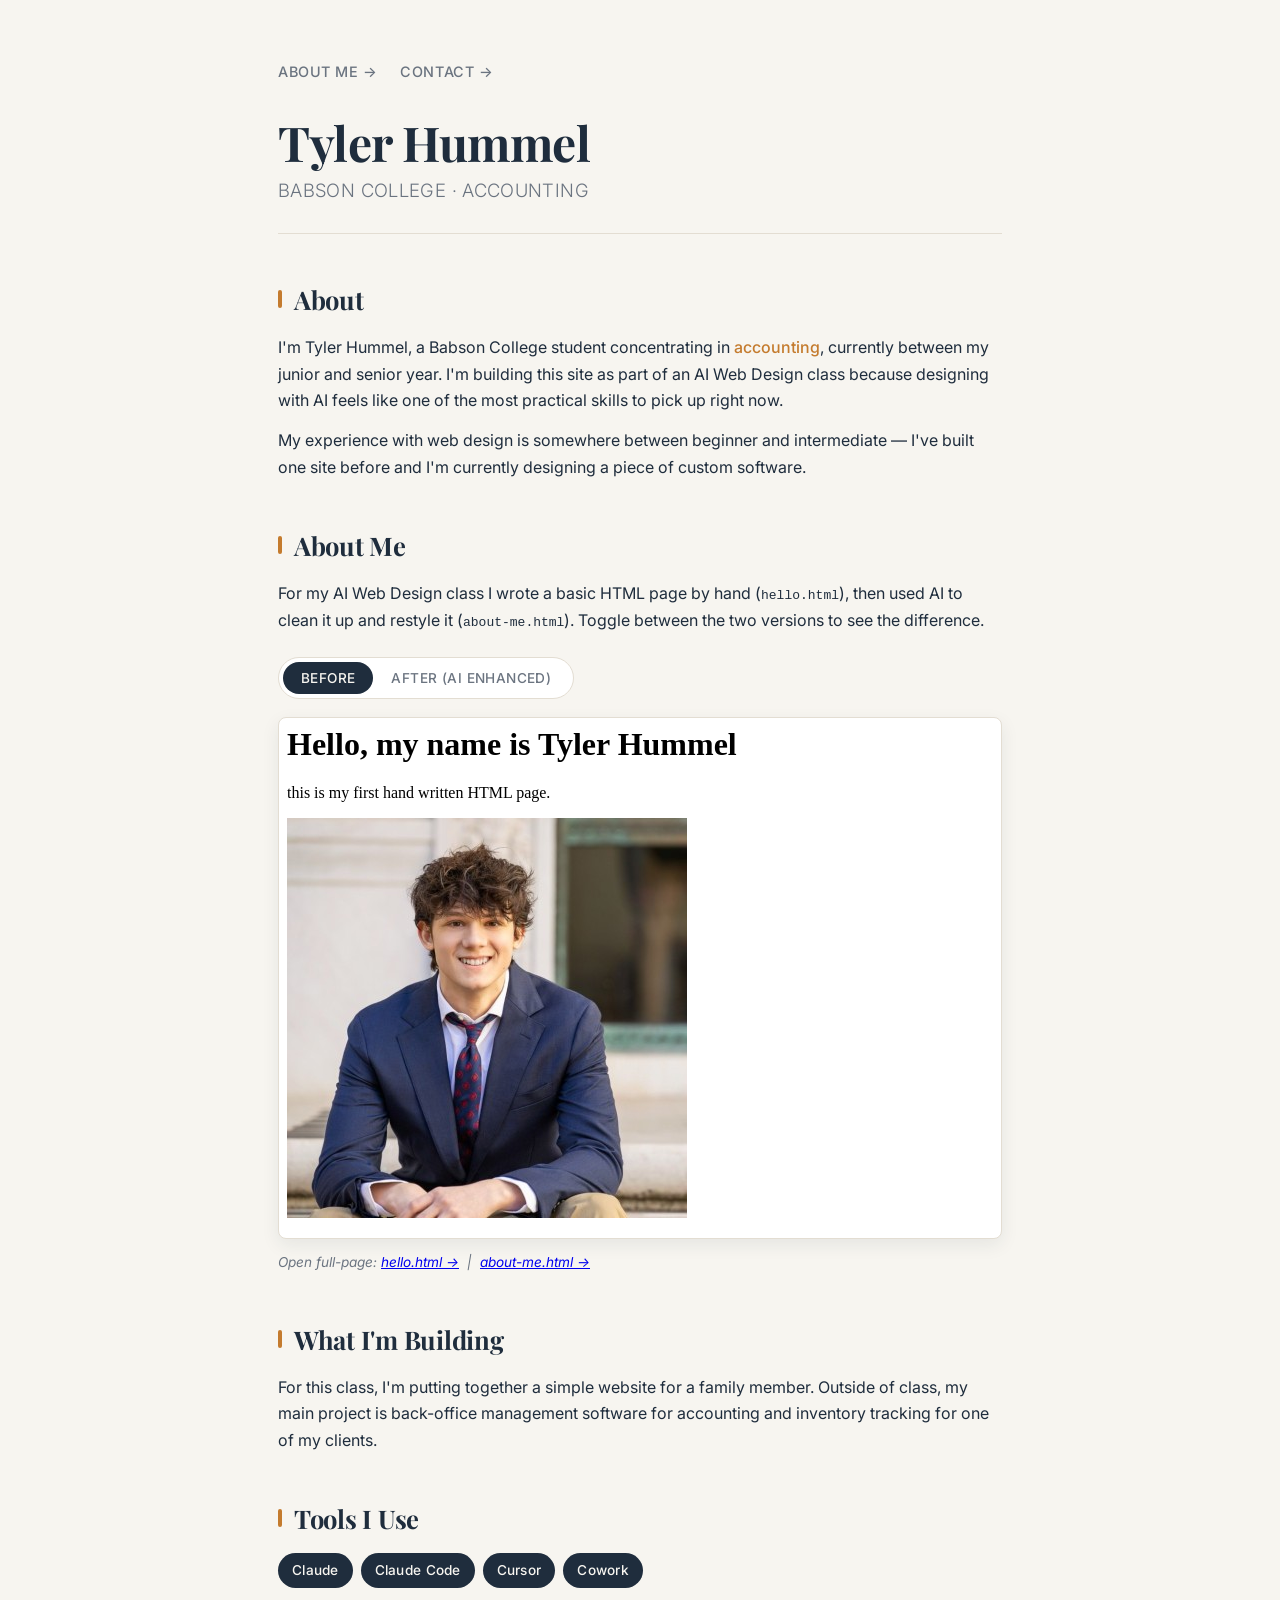
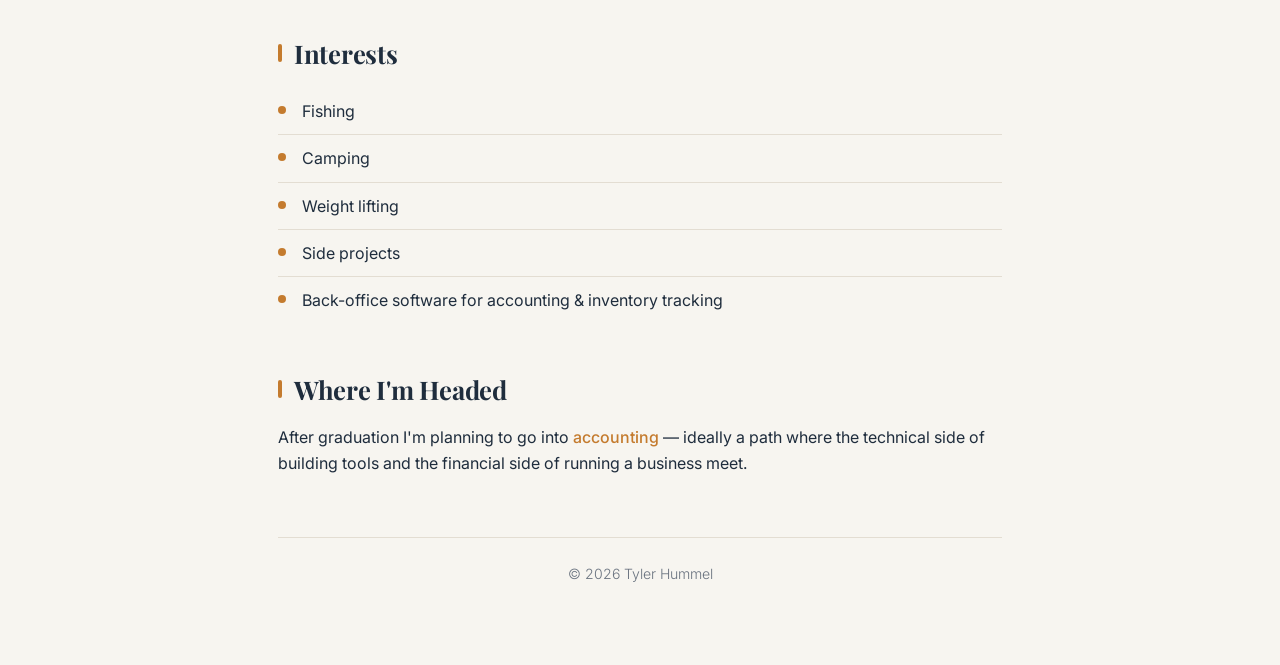
<file: index.html>
<!DOCTYPE html>
<html lang="en">
<head>
    <meta charset="UTF-8">
    <meta name="viewport" content="width=device-width, initial-scale=1.0">
    <title>Tyler Hummel</title>
    <link rel="preconnect" href="https://fonts.googleapis.com">
    <link rel="preconnect" href="https://fonts.gstatic.com" crossorigin>
    <link href="https://fonts.googleapis.com/css2?family=Playfair+Display:wght@600;700&family=Inter:wght@300;400;500;600&display=swap" rel="stylesheet">
    <style>
        /* 60/30/10 palette
           60% â€" warm off-white background (#f7f5f0)
           30% â€" deep navy text & secondary surfaces (#1f2d3d)
           10% â€" warm amber accent (#c47b2e)
        */
        :root {
            --bg: #f7f5f0;
            --ink: #1f2d3d;
            --accent: #c47b2e;
            --muted: #6b7480;
            --line: #e3ddd2;
        }

        * { box-sizing: border-box; }

        body {
            font-family: 'Inter', -apple-system, BlinkMacSystemFont, sans-serif;
            font-weight: 400;
            background-color: var(--bg);
            color: var(--ink);
            line-height: 1.65;
            margin: 0;
            padding: 0;
        }

        .container {
            max-width: 780px;
            margin: 0 auto;
            padding: 60px 28px 80px;
        }

        header {
            border-bottom: 1px solid var(--line);
            padding-bottom: 28px;
            margin-bottom: 40px;
        }

        h1, h2 {
            font-family: 'Playfair Display', Georgia, serif;
            font-weight: 700;
            color: var(--ink);
            letter-spacing: -0.01em;
        }

        h1 {
            font-size: 3em;
            margin: 0 0 6px 0;
            line-height: 1.1;
        }

        h2 {
            font-size: 1.6em;
            margin: 44px 0 14px 0;
            position: relative;
            padding-left: 16px;
        }

        h2::before {
            content: "";
            position: absolute;
            left: 0;
            top: 12px;
            bottom: 12px;
            width: 4px;
            background-color: var(--accent);
            border-radius: 2px;
        }

        .subtitle {
            font-family: 'Inter', sans-serif;
            font-weight: 300;
            color: var(--muted);
            font-size: 1.15em;
            letter-spacing: 0.02em;
            text-transform: uppercase;
            margin: 0;
        }

        p {
            margin: 0 0 14px 0;
        }

        ul {
            list-style: none;
            padding: 0;
            margin: 0;
        }

        ul li {
            padding: 10px 0 10px 24px;
            border-bottom: 1px solid var(--line);
            position: relative;
        }

        ul li::before {
            content: "";
            position: absolute;
            left: 0;
            top: 18px;
            width: 8px;
            height: 8px;
            background-color: var(--accent);
            border-radius: 50%;
        }

        ul li:last-child {
            border-bottom: none;
        }

        nav {
            margin-bottom: 32px;
            font-size: 0.9em;
            letter-spacing: 0.04em;
            text-transform: uppercase;
        }

        nav a {
            color: var(--muted);
            text-decoration: none;
            font-weight: 500;
            transition: color 0.15s ease;
        }

        nav a:hover {
            color: var(--accent);
        }

        nav a + a {
            margin-left: 18px;
        }

        /* Before / After demo */
        .demo-intro {
            margin-bottom: 16px;
        }

        .toggle-bar {
            display: inline-flex;
            background-color: #fff;
            border: 1px solid var(--line);
            border-radius: 999px;
            padding: 4px;
            margin: 8px 0 18px 0;
        }

        .toggle-btn {
            font-family: 'Inter', sans-serif;
            font-size: 0.85em;
            font-weight: 500;
            letter-spacing: 0.03em;
            text-transform: uppercase;
            color: var(--muted);
            background: transparent;
            border: none;
            padding: 8px 18px;
            border-radius: 999px;
            cursor: pointer;
            transition: all 0.15s ease;
        }

        .toggle-btn:hover {
            color: var(--ink);
        }

        .toggle-btn.active {
            background-color: var(--ink);
            color: var(--bg);
        }

        .demo-frame {
            border: 1px solid var(--line);
            border-radius: 8px;
            overflow: hidden;
            background-color: #fff;
            box-shadow: 0 6px 18px rgba(31, 45, 61, 0.08);
        }

        .demo-frame iframe {
            display: block;
            width: 100%;
            height: 520px;
            border: none;
        }

        .demo-caption {
            margin-top: 12px;
            font-size: 0.85em;
            color: var(--muted);
            font-style: italic;
        }

        .accent-text {
            color: var(--accent);
            font-weight: 500;
        }

        .tools {
            display: flex;
            flex-wrap: wrap;
            gap: 8px;
            margin-top: 8px;
        }

        .tag {
            display: inline-block;
            background-color: var(--ink);
            color: var(--bg);
            padding: 6px 14px;
            font-size: 0.85em;
            font-weight: 500;
            border-radius: 999px;
            letter-spacing: 0.02em;
        }

        footer {
            margin-top: 60px;
            padding-top: 24px;
            border-top: 1px solid var(--line);
            color: var(--muted);
            font-size: 0.88em;
            text-align: center;
            font-weight: 300;
        }
    </style>
</head>
<body>
    <div class="container">
        <nav>
            <a href="about-me.html">About me &rarr;</a>
            <a href="contact.html">Contact &rarr;</a>
        </nav>

        <header>
            <h1>Tyler Hummel</h1>
            <p class="subtitle">Babson College &middot; Accounting</p>
        </header>

        <section>
            <h2>About</h2>
            <p>
                I'm Tyler Hummel, a Babson College student concentrating in
                <span class="accent-text">accounting</span>, currently between my junior and senior year.
                I'm building this site as part of an AI Web Design class because designing with AI
                feels like one of the most practical skills to pick up right now.
            </p>
            <p>
                My experience with web design is somewhere between beginner and intermediate &mdash;
                I've built one site before and I'm currently designing a piece of custom software.
            </p>
        </section>

        <section>
            <h2>About Me</h2>
            <p class="demo-intro">
                For my AI Web Design class I wrote a basic HTML page by hand
                (<code>hello.html</code>), then used AI to clean it up and restyle it
                (<code>about-me.html</code>). Toggle between the two versions to see
                the difference.
            </p>

            <div class="toggle-bar" role="tablist">
                <button type="button" class="toggle-btn active" id="btn-before" role="tab" aria-selected="true">Before</button>
                <button type="button" class="toggle-btn" id="btn-after" role="tab" aria-selected="false">After (AI Enhanced)</button>
            </div>

            <div class="demo-frame">
                <iframe id="demo-iframe" title="Before / after preview" src="hello.html"></iframe>
            </div>

            <p class="demo-caption">
                Open full-page: <a href="hello.html">hello.html &rarr;</a> &nbsp;|&nbsp; <a href="about-me.html">about-me.html &rarr;</a>
            </p>
        </section>

        <section>
            <h2>What I'm Building</h2>
            <p>
                For this class, I'm putting together a simple website for a family member.
                Outside of class, my main project is back-office management software for
                accounting and inventory tracking for one of my clients.
            </p>
        </section>

        <section>
            <h2>Tools I Use</h2>
            <div class="tools">
                <span class="tag">Claude</span>
                <span class="tag">Claude Code</span>
                <span class="tag">Cursor</span>
                <span class="tag">Cowork</span>
            </div>
        </section>

        <section>
            <h2>Interests</h2>
            <ul>
                <li>Fishing</li>
                <li>Camping</li>
                <li>Weight lifting</li>
                <li>Side projects</li>
                <li>Back-office software for accounting &amp; inventory tracking</li>
            </ul>
        </section>

        <section>
            <h2>Where I'm Headed</h2>
            <p>
                After graduation I'm planning to go into <span class="accent-text">accounting</span> &mdash;
                ideally a path where the technical side of building tools and the financial side
                of running a business meet.
            </p>
        </section>

        <footer>
            &copy; 2026 Tyler Hummel
        </footer>
    </div>

    <script>
        // Before / After demo toggle
        const beforeBtn = document.getElementById('btn-before');
        const afterBtn = document.getElementById('btn-after');
        const iframe = document.getElementById('demo-iframe');

        function showBefore() {
            iframe.setAttribute('src', 'hello.html');
            beforeBtn.classList.add('active');
            afterBtn.classList.remove('active');
            beforeBtn.setAttribute('aria-selected', 'true');
            afterBtn.setAttribute('aria-selected', 'false');
        }

        function showAfter() {
            iframe.setAttribute('src', 'about-me.html');
            afterBtn.classList.add('active');
            beforeBtn.classList.remove('active');
            afterBtn.setAttribute('aria-selected', 'true');
            beforeBtn.setAttribute('aria-selected', 'false');
        }

        beforeBtn.addEventListener('click', showBefore);
        afterBtn.addEventListener('click', showAfter);

        // Default view on load
        showBefore();
    </script>
</body>
</html>
</file>
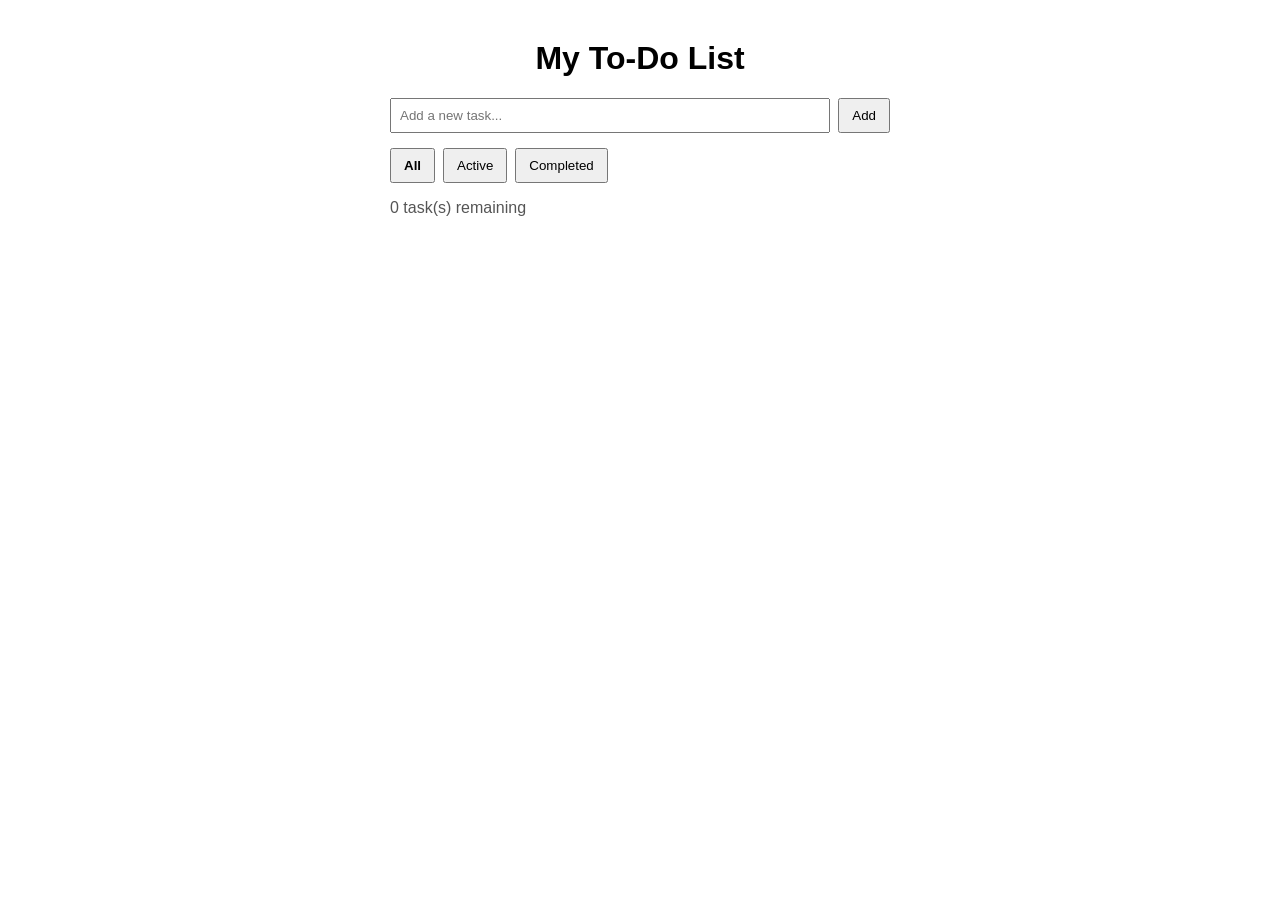
<file: todo/index.html>
<!DOCTYPE html>
<html lang="en">
  <head>
    <meta charset="UTF-8" />
    <meta name="viewport" content="width=device-width, initial-scale=1.0" />
    <title>To-Do List</title>
    <style>
      body {
        font-family: Arial, sans-serif;
        max-width: 500px;
        margin: 40px auto;
        padding: 0 15px;
      }
      h1 {
        text-align: center;
      }
      form {
        display: flex;
        gap: 8px;
        margin-bottom: 15px;
      }
      #taskInput {
        flex: 1;
        padding: 8px;
        max-width: 100%;
      }
      button {
        padding: 8px 12px;
        cursor: pointer;
      }
      ul {
        list-style: none;
        padding: 0;
      }
      li {
        display: flex;
        align-items: center;
        gap: 8px;
        padding: 8px;
        border-bottom: 1px solid #ddd;
      }
      li.done span {
        text-decoration: line-through;
        color: #888;
      }
      .task-text {
        flex: 1;
      }
      .filters {
        margin: 15px 0;
        display: flex;
        gap: 8px;
      }
      .filters button.active {
        font-weight: bold;
      }
      #count {
        color: #555;
      }
    </style>
  </head>
  <body>
    <h1>My To-Do List</h1>

    <form id="taskForm">
      <input type="text" id="taskInput" placeholder="Add a new task..." />
      <button type="submit">Add</button>
    </form>

    <div class="filters">
      <button data-filter="all" class="active">All</button>
      <button data-filter="active">Active</button>
      <button data-filter="completed">Completed</button>
    </div>

    <ul id="taskList"></ul>

    <p id="count"></p>

    <script src="script.js"></script>
  </body>
</html>
</file>
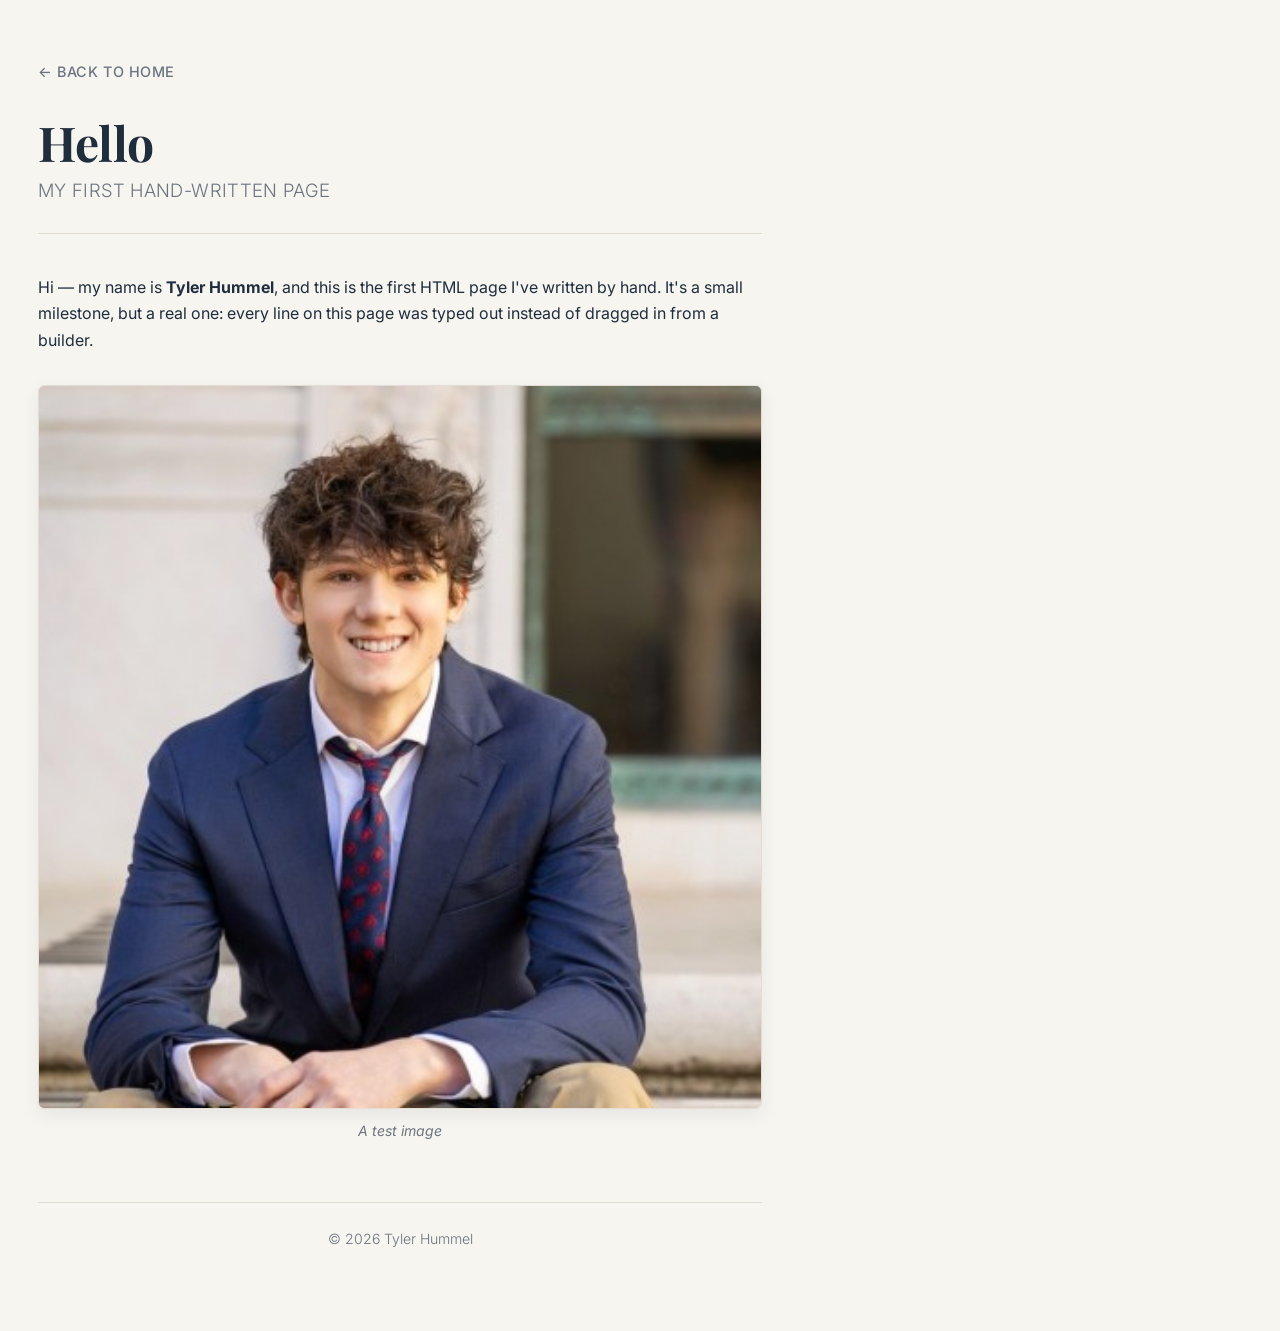
<file: about-me.html>
<!DOCTYPE html>
<html lang="en">
<link rel="stylesheet" href="css/styles.css">
    <meta charset="UTF-8">
    <meta name="viewport" content="width=device-width, initial-scale=1.0">
    <title>Hello &middot; Tyler Hummel</title>
    <link rel="preconnect" href="https://fonts.googleapis.com">
    <link rel="preconnect" href="https://fonts.gstatic.com" crossorigin>
    <link href="https://fonts.googleapis.com/css2?family=Playfair+Display:wght@600;700&family=Inter:wght@300;400;500;600&display=swap" rel="stylesheet">
    <style>
        /* 60/30/10 palette
           60% â€” warm off-white background (#f7f5f0)
           30% â€” deep navy text & secondary surfaces (#1f2d3d)
           10% â€” warm amber accent (#c47b2e)
        */
        :root {
            --bg: #f7f5f0;
            --ink: #1f2d3d;
            --accent: #c47b2e;
            --muted: #6b7480;
            --line: #e3ddd2;
        }

        * { box-sizing: border-box; }

        body {
            font-family: 'Inter', -apple-system, BlinkMacSystemFont, sans-serif;
            font-weight: 400;
            background-color: var(--bg);
            color: var(--ink);
            line-height: 1.65;
            margin: 0;
            padding: 0;
        }

        .container {
            max-width: 780px;
            margin: 0 auto;
            padding: 60px 28px 80px;
        }

        nav {
            margin-bottom: 32px;
            font-size: 0.9em;
            letter-spacing: 0.04em;
            text-transform: uppercase;
        }

        nav a {
            color: var(--muted);
            text-decoration: none;
            font-weight: 500;
            transition: color 0.15s ease;
        }

        nav a:hover {
            color: var(--accent);
        }

        header {
            border-bottom: 1px solid var(--line);
            padding-bottom: 28px;
            margin-bottom: 40px;
        }

        h1, h2 {
            font-family: 'Playfair Display', Georgia, serif;
            font-weight: 700;
            color: var(--ink);
            letter-spacing: -0.01em;
        }

        h1 {
            font-size: 3em;
            margin: 0 0 6px 0;
            line-height: 1.1;
        }

        h2 {
            font-size: 1.6em;
            margin: 44px 0 14px 0;
            position: relative;
            padding-left: 16px;
        }

        h2::before {
            content: "";
            position: absolute;
            left: 0;
            top: 12px;
            bottom: 12px;
            width: 4px;
            background-color: var(--accent);
            border-radius: 2px;
        }

        .subtitle {
            font-family: 'Inter', sans-serif;
            font-weight: 300;
            color: var(--muted);
            font-size: 1.15em;
            letter-spacing: 0.02em;
            text-transform: uppercase;
            margin: 0;
        }

        p {
            margin: 0 0 14px 0;
        }

        .figure {
            margin: 32px 0 8px 0;
        }

        .figure img {
            display: block;
            width: 100%;
            height: auto;
            border-radius: 6px;
            border: 1px solid var(--line);
            box-shadow: 0 6px 18px rgba(31, 45, 61, 0.08);
        }

        .caption {
            margin-top: 10px;
            font-size: 0.88em;
            color: var(--muted);
            font-style: italic;
            text-align: center;
        }

        footer {
            margin-top: 60px;
            padding-top: 24px;
            border-top: 1px solid var(--line);
            color: var(--muted);
            font-size: 0.88em;
            text-align: center;
            font-weight: 300;
        }
    </style>
</head>
<body>
    <div class="container">
        <nav>
            <a href="index.html">&larr; Back to home</a>
        </nav>

        <header>
            <h1>Hello</h1>
            <p class="subtitle">My first hand-written page</p>
        </header>

        <section>
            <p>
                Hi &mdash; my name is <strong>Tyler Hummel</strong>, and this is the first
                HTML page I've written by hand. It's a small milestone, but a real one:
                every line on this page was typed out instead of dragged in from a builder.
            </p>

            <figure class="figure">
                <img src="images/1687278622482.jpg" alt="A test image">
                <figcaption class="caption">A test image</figcaption>
            </figure>
        </section>

        <footer>
            &copy; 2026 Tyler Hummel
        </footer>
    </div>
</body>
</html>
</file>
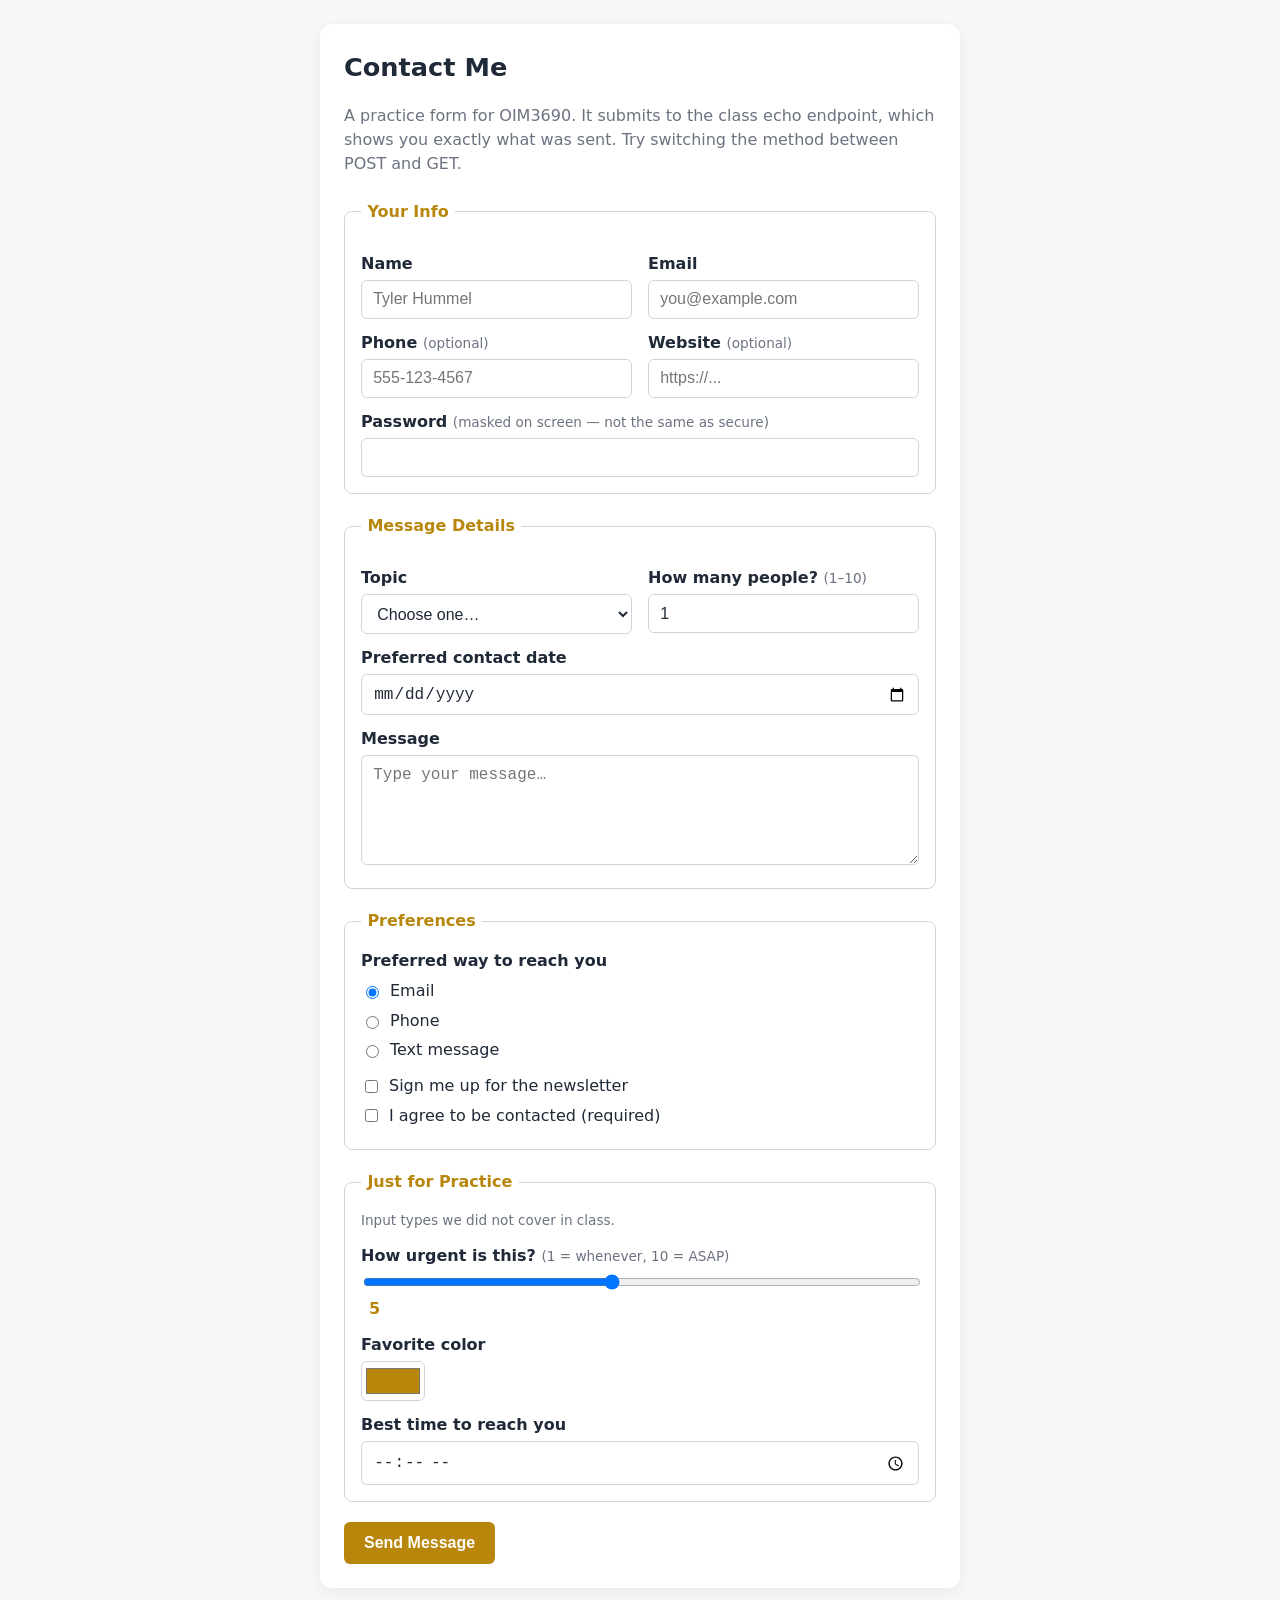
<file: contact.html>
<!DOCTYPE html>
<html lang="en">
<head>
  <meta charset="UTF-8">
  <!-- Responsive: tells the phone to use its real width instead of pretending to be ~980px -->
  <meta name="viewport" content="width=device-width, initial-scale=1.0">
  <title>Contact · OIM3690</title>

  <style>
    /* ---- base / mobile-first ---- */
    :root {
      --accent: #b8860b;      /* Babson-ish amber */
      --bg: #f7f7f5;
      --card: #ffffff;
      --text: #1f2937;
      --muted: #6b7280;
      --border: #d1d5db;
      --focus: #2563eb;
    }

    * { box-sizing: border-box; }

    body {
      margin: 0;
      font-family: system-ui, -apple-system, "Segoe UI", Roboto, sans-serif;
      background: var(--bg);
      color: var(--text);
      line-height: 1.5;
      padding: 1.5rem 1rem;
    }

    .card {
      background: var(--card);
      max-width: 640px;          /* flexible, but never grows forever on a big screen */
      margin: 0 auto;
      padding: 1.5rem;
      border-radius: 12px;
      box-shadow: 0 4px 14px rgba(0,0,0,0.06);
    }

    h1 { margin-top: 0; font-size: 1.6rem; }
    p.intro { color: var(--muted); margin-bottom: 1.5rem; }

    fieldset {
      border: 1px solid var(--border);
      border-radius: 8px;
      margin: 0 0 1.25rem;
      padding: 1rem;
    }
    legend {
      font-weight: 600;
      padding: 0 .4rem;
      color: var(--accent);
    }

    label {
      display: block;
      font-weight: 600;
      margin: .75rem 0 .25rem;
    }
    .hint { font-weight: 400; color: var(--muted); font-size: .85rem; }

    input[type="text"],
    input[type="email"],
    input[type="password"],
    input[type="tel"],
    input[type="url"],
    input[type="number"],
    input[type="date"],
    input[type="time"],
    select,
    textarea {
      width: 100%;             /* 100% of the parent, not the whole page */
      padding: .6rem .7rem;
      font-size: 1rem;
      border: 1px solid var(--border);
      border-radius: 6px;
      background: #fff;
      color: var(--text);
    }

    textarea { resize: vertical; min-height: 110px; }

    /* visible focus state so people can see where they are typing */
    input:focus,
    select:focus,
    textarea:focus {
      outline: none;
      border-color: var(--focus);
      box-shadow: 0 0 0 3px rgba(37, 99, 235, 0.25);
    }

    .choice {
      display: flex;
      align-items: center;
      gap: .5rem;
      font-weight: 400;
      margin: .35rem 0;
    }
    .choice input { width: auto; }
    .choice label { display: inline; margin: 0; font-weight: 400; }

    /* range slider + color picker (input types not covered in class) */
    input[type="range"] { width: 100%; }
    input[type="color"] {
      width: 64px;
      height: 40px;
      padding: 2px;
      border: 1px solid var(--border);
      border-radius: 6px;
      background: #fff;
      cursor: pointer;
    }
    output { font-weight: 600; color: var(--accent); margin-left: .5rem; }

    .row { display: flex; flex-direction: column; gap: 0; }

    button {
      background: var(--accent);
      color: #fff;
      border: none;
      padding: .75rem 1.25rem;
      font-size: 1rem;
      font-weight: 600;
      border-radius: 6px;
      cursor: pointer;
      width: 100%;
    }
    button:hover { filter: brightness(1.05); }
    button:focus { outline: 3px solid rgba(37,99,235,.4); outline-offset: 2px; }

    /* ---- wider screens: lay two short fields side by side ---- */
    @media (min-width: 560px) {
      .row { flex-direction: row; gap: 1rem; }
      .row > div { flex: 1; }
      button { width: auto; }
    }
  </style>
</head>
<body>
  <main class="card">
    <h1>Contact Me</h1>
    <p class="intro">
      A practice form for OIM3690. It submits to the class echo endpoint, which
      shows you exactly what was sent. Try switching the method between POST and GET.
    </p>

    <!--
      action = where the data goes (the endpoint)
      method = how it is sent. POST puts data in the request body (hidden from the URL).
               Change method="post" to method="get" to watch the data appear in the URL.
    -->
    <form action="https://oim.zhili.dev/echo/view" method="post">

      <fieldset>
        <legend>Your Info</legend>

        <div class="row">
          <div>
            <label for="name">Name</label>
            <input type="text" id="name" name="name" placeholder="Tyler Hummel" required>
          </div>
          <div>
            <label for="email">Email</label>
            <input type="email" id="email" name="email" placeholder="you@example.com" required>
          </div>
        </div>

        <div class="row">
          <div>
            <label for="phone">Phone <span class="hint">(optional)</span></label>
            <input type="tel" id="phone" name="phone" placeholder="555-123-4567">
          </div>
          <div>
            <label for="website">Website <span class="hint">(optional)</span></label>
            <input type="url" id="website" name="website" placeholder="https://...">
          </div>
        </div>

        <label for="password">Password <span class="hint">(masked on screen — not the same as secure)</span></label>
        <input type="password" id="password" name="password" minlength="6" autocomplete="off">
      </fieldset>

      <fieldset>
        <legend>Message Details</legend>

        <div class="row">
          <div>
            <label for="topic">Topic</label>
            <select id="topic" name="topic">
              <option value="">Choose one…</option>
              <option value="general">General question</option>
              <option value="project">Project feedback</option>
              <option value="bug">Report a bug</option>
              <option value="other">Other</option>
            </select>
          </div>
          <div>
            <label for="guests">How many people? <span class="hint">(1–10)</span></label>
            <input type="number" id="guests" name="guests" min="1" max="10" value="1">
          </div>
        </div>

        <label for="preferred-date">Preferred contact date</label>
        <input type="date" id="preferred-date" name="preferred-date">

        <label for="message">Message</label>
        <textarea id="message" name="message" placeholder="Type your message…" required></textarea>
      </fieldset>

      <fieldset>
        <legend>Preferences</legend>

        <span id="contact-method-label" style="font-weight:600;">Preferred way to reach you</span>
        <div role="radiogroup" aria-labelledby="contact-method-label">
          <!-- same name = only one can be chosen -->
          <div class="choice">
            <input type="radio" id="by-email" name="contact-method" value="email" checked>
            <label for="by-email">Email</label>
          </div>
          <div class="choice">
            <input type="radio" id="by-phone" name="contact-method" value="phone">
            <label for="by-phone">Phone</label>
          </div>
          <div class="choice">
            <input type="radio" id="by-text" name="contact-method" value="text">
            <label for="by-text">Text message</label>
          </div>
        </div>

        <div class="choice" style="margin-top:.75rem;">
          <input type="checkbox" id="newsletter" name="newsletter" value="yes">
          <label for="newsletter">Sign me up for the newsletter</label>
        </div>

        <div class="choice">
          <input type="checkbox" id="agree" name="agree" value="yes" required aria-required="true">
          <label for="agree">I agree to be contacted (required)</label>
        </div>
      </fieldset>

      <!-- Practice with input types we did NOT cover in class: range, color, time -->
      <fieldset>
        <legend>Just for Practice</legend>
        <p class="hint" style="margin-top:0;">Input types we did not cover in class.</p>

        <label for="urgency">How urgent is this? <span class="hint">(1 = whenever, 10 = ASAP)</span></label>
        <input type="range" id="urgency" name="urgency" min="1" max="10" value="5"
               oninput="document.getElementById('urgency-out').value = this.value">
        <output id="urgency-out" for="urgency">5</output>

        <label for="fav-color">Favorite color</label>
        <input type="color" id="fav-color" name="fav-color" value="#b8860b">

        <label for="best-time">Best time to reach you</label>
        <input type="time" id="best-time" name="best-time">
      </fieldset>

      <button type="submit">Send Message</button>
    </form>
  </main>
</body>
</html>
</file>
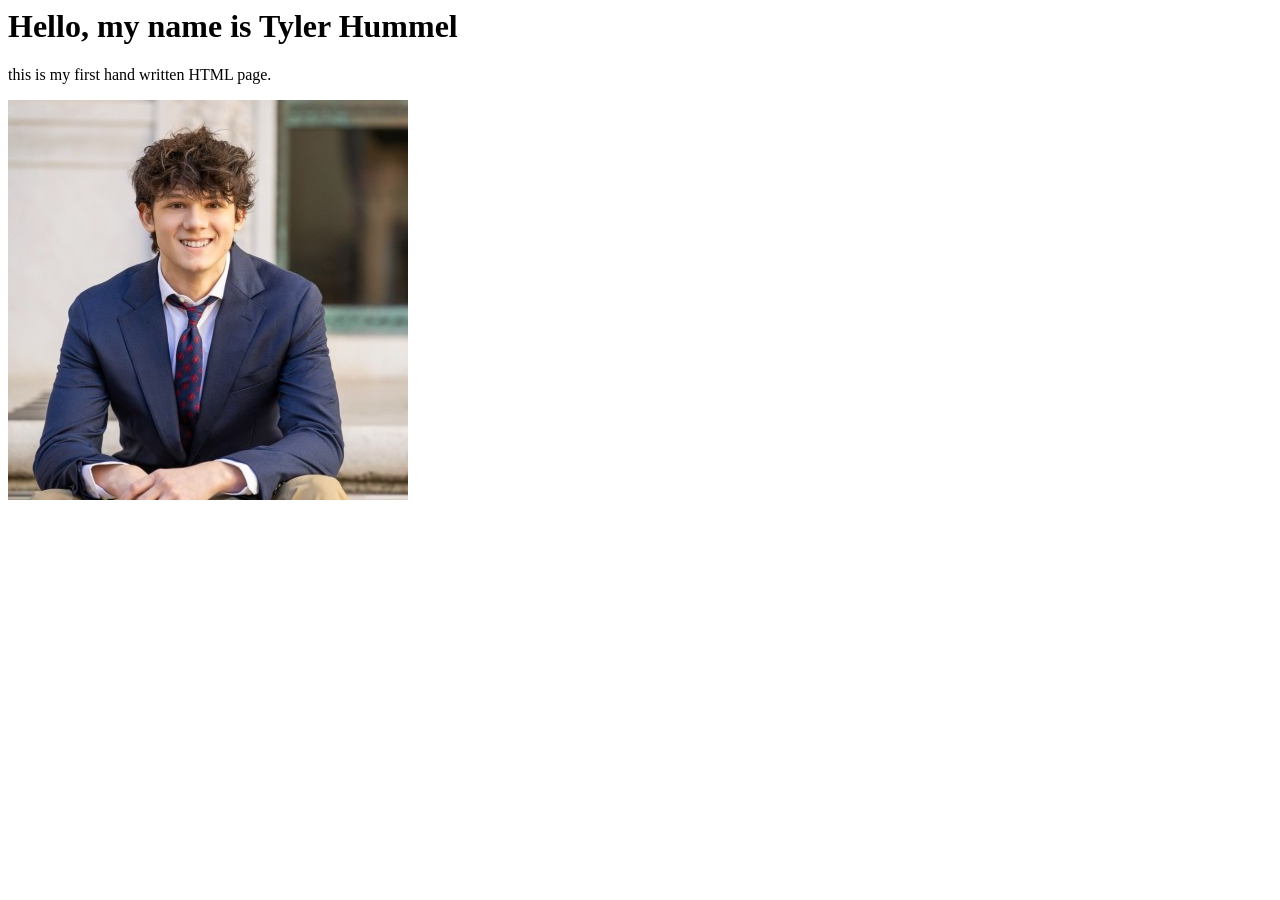
<file: hello.html>
<DOCTYPE html>
    <html lang=en>

    <head>
        <title>Hello</title>
    </head>

    <head>

    <body>
        <h1>Hello, my name is Tyler Hummel</h1>
        <p> this is my first hand written HTML page.</p>
        <img src=images/1687278622482.jpg alt=A test image>
    </body>

    </html>
</file>
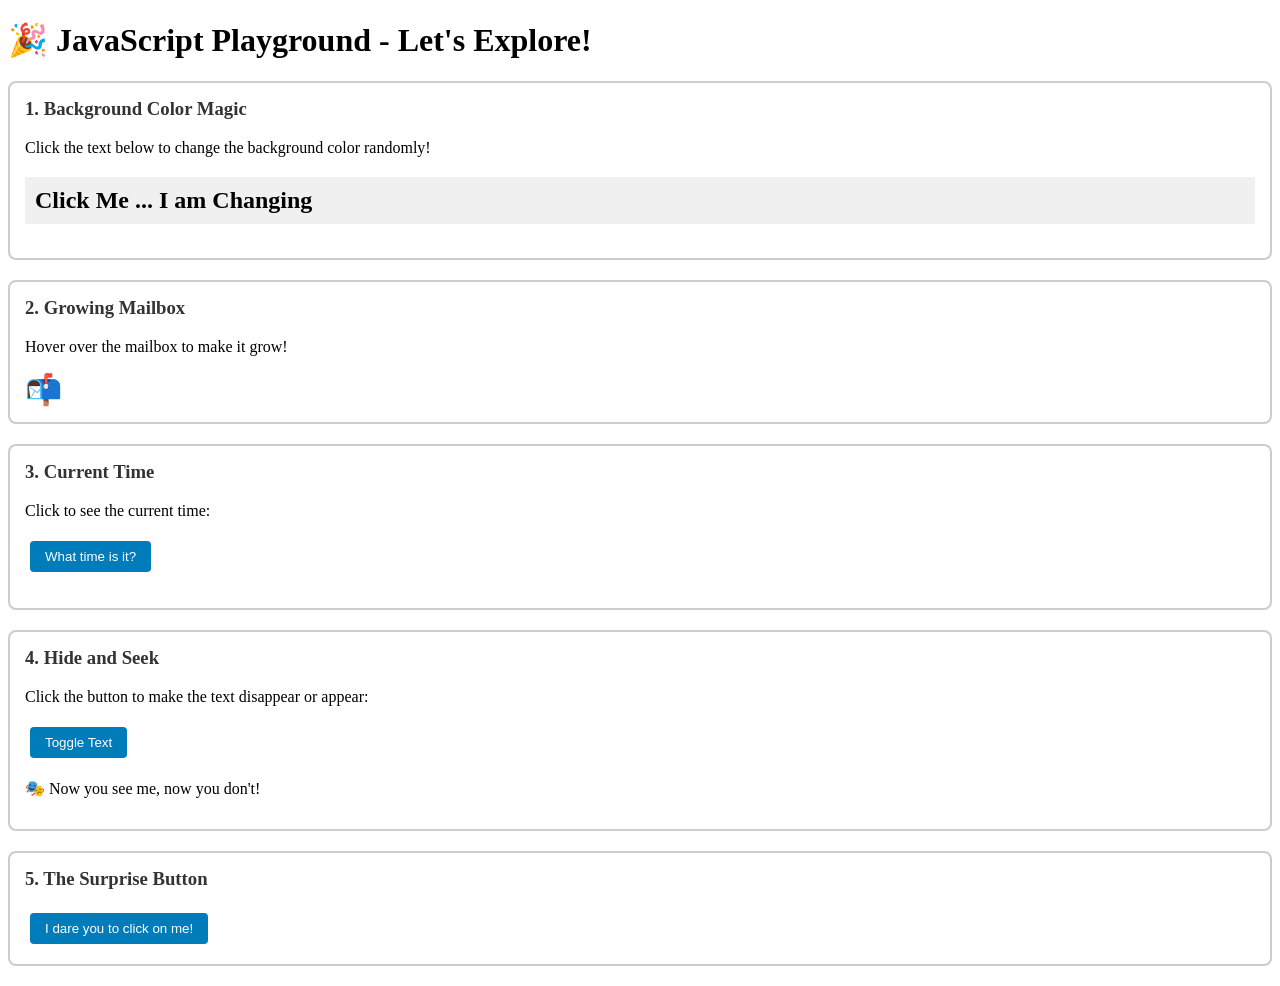
<file: js-demo.html>
<!DOCTYPE html>
<html lang="en">
  <head>
    <meta charset="UTF-8" />
    <meta name="viewport" content="width=device-width, initial-scale=1.0" />
    <title>Introduction to JavaScript - Demo</title>
    <style>
      .demo-section {
        border: 2px solid #ccc;
        margin: 20px 0;
        padding: 15px;
        border-radius: 8px;
      }
      .demo-section h3 {
        color: #333;
        margin-top: 0;
      }
      button {
        padding: 8px 15px;
        margin: 5px;
        cursor: pointer;
        border: none;
        border-radius: 4px;
        background: #007cba;
        color: white;
      }
      button:hover {
        background: #005a8a;
      }
      .hidden {
        display: none;
      }
      #colorChanger {
        cursor: pointer;
        padding: 10px;
        background: #f0f0f0;
      }
      #mailbox {
        font-size: 30px;
        display: inline-block;
        cursor: pointer;
      }
    </style>
  </head>
  <body>
    <h1>🎉 JavaScript Playground - Let's Explore!</h1>

    <div class="demo-section">
      <h3>1. Background Color Magic</h3>
      <p>Click the text below to change the background color randomly!</p>
      <h2 id="colorChanger">Click Me ... I am Changing</h2>
    </div>

    <div class="demo-section">
      <h3>2. Growing Mailbox</h3>
      <p>Hover over the mailbox to make it grow!</p>
      <span id="mailbox" role="img" aria-label="mailbox">📬</span>
    </div>

    <div class="demo-section">
      <h3>3. Current Time</h3>
      <p>Click to see the current time:</p>
      <button id="timeBtn">What time is it?</button>
      <p id="timeDisplay"></p>
    </div>

    <div class="demo-section">
      <h3>4. Hide and Seek</h3>
      <p>Click the button to make the text disappear or appear:</p>
      <button id="toggleBtn">Toggle Text</button>
      <p id="hiddenText">🎭 Now you see me, now you don't!</p>
    </div>

    <div class="demo-section">
      <h3>5. The Surprise Button</h3>
      <button onclick="surpriseMe()">I dare you to click on me!</button>
    </div>
    <script>
      function changeBackgroundColor() {
        const bgColors = [
          "#FFE5E5",
          "#E5F3FF",
          "#E5FFE5",
          "#FFF5E5",
          "#F0E5FF",
          "#FFE5F0",
        ];
        const n = bgColors.length;
        const randIndex = Math.floor(Math.random() * n);
        const body = document.querySelector("body");
        body.style.backgroundColor = bgColors[randIndex];
      }

      document
        .querySelector("#colorChanger")
        .addEventListener("click", function () {
          changeBackgroundColor();
        });

      const mailbox = document.querySelector("#mailbox");
      function enlargeMailbox() {
        let size = parseInt(mailbox.style.fontSize) || 30;
        size = size + 10;
        if (size > 200) size = 30;
        mailbox.style.fontSize = size + "px";
      }
      mailbox.addEventListener("mouseover", function () {
        enlargeMailbox();
      });

      document.getElementById("timeBtn").addEventListener("click", () => {
        const now = new Date();
        const timeString = now.toLocaleTimeString();
        const dateString = now.toLocaleDateString();
        document.getElementById(
          "timeDisplay"
        ).textContent = `🕐 ${timeString} on ${dateString}`;
      });

      function toggleText() {
        const text = document.getElementById("hiddenText");
        if (text.classList.contains("hidden")) {
          text.classList.remove("hidden");
        } else {
          text.classList.add("hidden");
        }
      }

      document
        .getElementById("toggleBtn")
        .addEventListener("click", function () {
          toggleText();
        });

      function surpriseMe() {
        window.alert("Surprise! 🎉");

        if (confirm("Want to see something cool? 🌟")) {
          window.open("https://youtu.be/dQw4w9WgXcQ", "_blank");
        }
      }

      document.addEventListener("DOMContentLoaded", function () {
        console.log("🎮 Welcome to JavaScript Playground!");
        console.log(
          "💡 Try opening the Developer Tools and look at this console!"
        );
        console.log(
          "🔍 Press F12 or right-click → 'Inspect Element' → 'Console' tab"
        );
      });
    </script>
  </body>
</html>
</file>
<file: css/styles.css>
/* styles.css  -  about-me.html
   OIM3690 - Week 3 CSS exercise
   Trying out: element, id, class, and :hover selectors. */


/* --- body: set the default font once, everything inherits it --- */
body {
    font-family: Georgia, serif;
    color: #333333;
    background-color: #fafafa;
    max-width: 800px;
    margin: 0 auto;        /* center the page */
    padding: 20px;
    line-height: 1.6;
  }
  
  
  /* --- element selectors --- */
  h1 {
    color: navy;
  }
  
  h2 {
    color: #444444;
    border-bottom: 2px solid #cccccc;
    padding-bottom: 4px;
  }
  
  /* descendant selector: only links inside the nav */
  nav a {
    color: navy;
    text-decoration: none;
    margin-right: 12px;
  }
  
  
  /* --- id selector: only one element on the page (#about) --- */
  #about {
    background-color: lightyellow;
    padding: 12px;
    border-left: 4px solid navy;
  }
  
  
  /* --- class selector: reuse on as many elements as I want --- */
  .card {
    background-color: white;
    border: 1px solid #dddddd;
    border-radius: 8px;
    padding: 16px;
    margin-bottom: 16px;
  }
  
  .large-font {
    font-size: 1.3em;
  }
  
  
  /* --- pseudo-class: hover state for links --- */
  a:hover {
    text-decoration: underline;
    background-color: lightyellow;
  }
  
  
  /* --- cascade test ---
     Two rules for the same h1. The LAST one wins because they have the
     same specificity, so the h1 ends up darkred, not navy.
     (Predict first, then check in the browser.) */
  h1 {
    color: darkred;
  }
</file>
